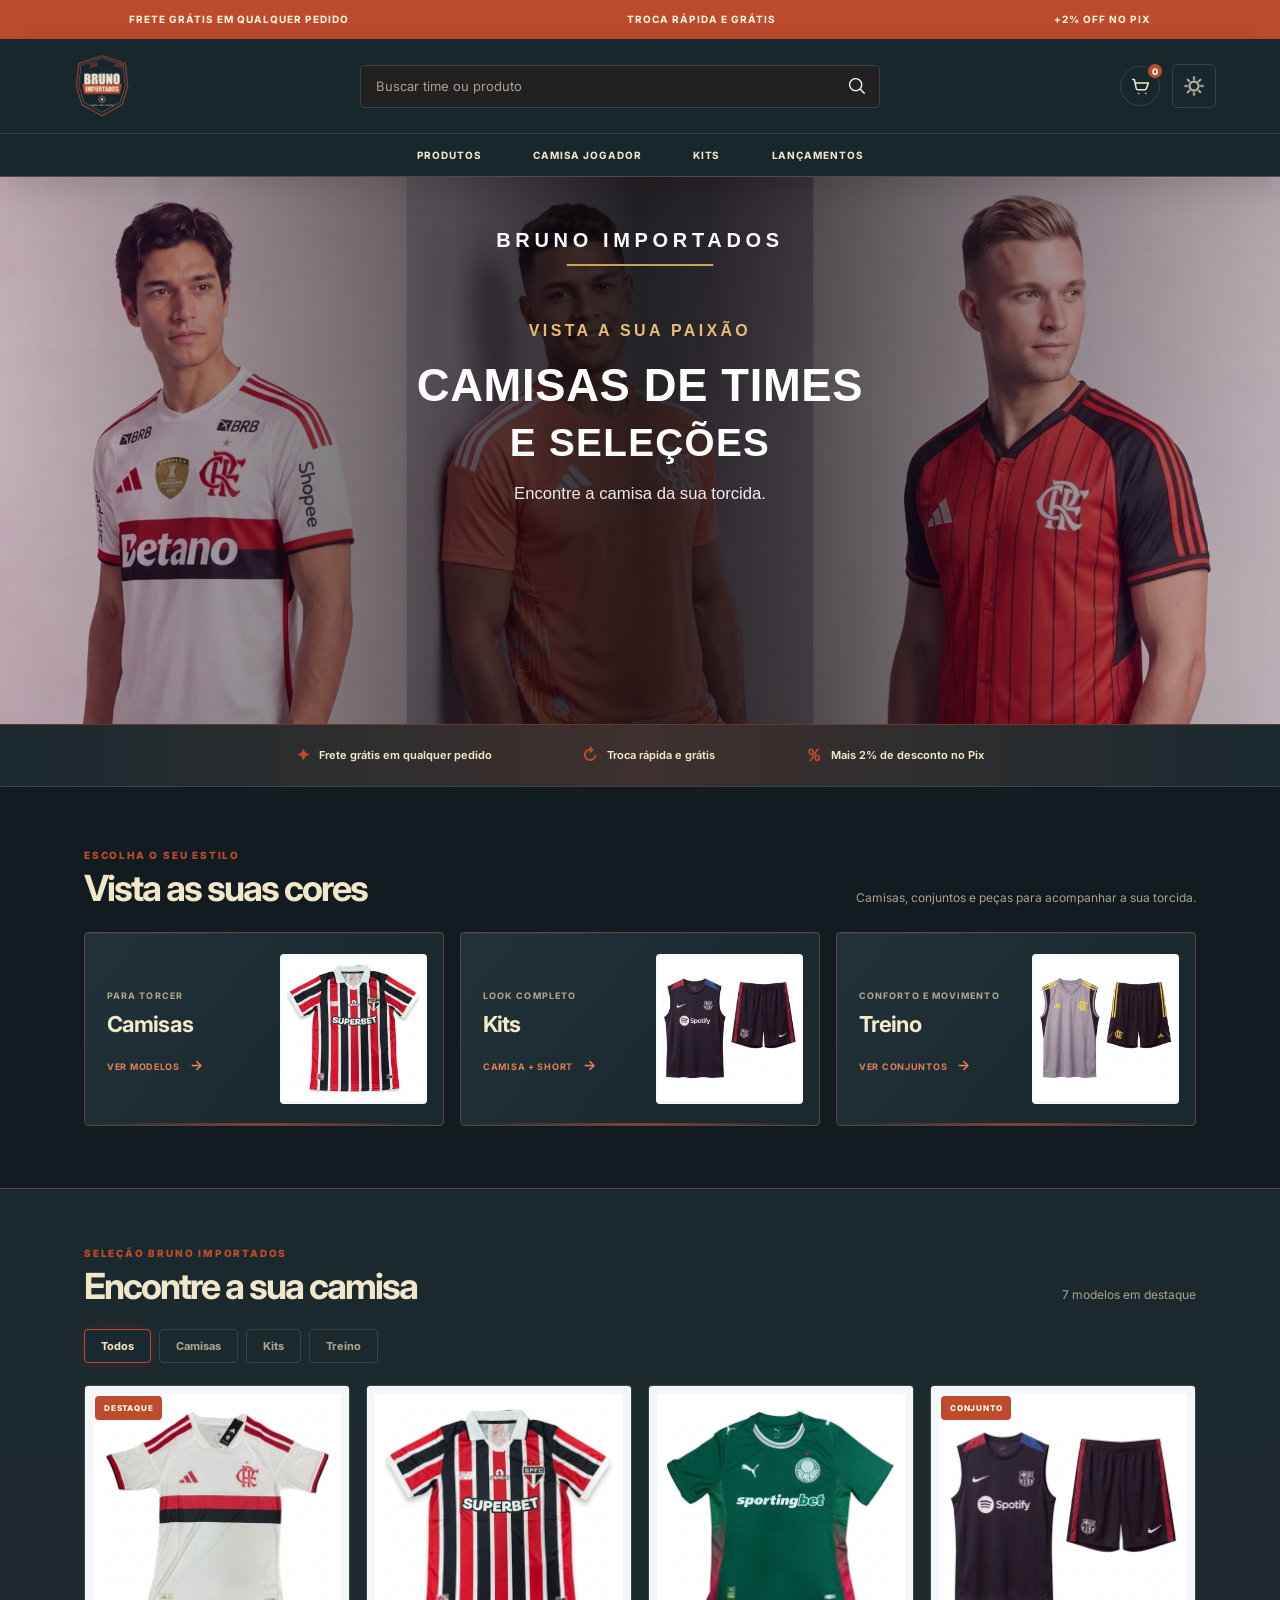
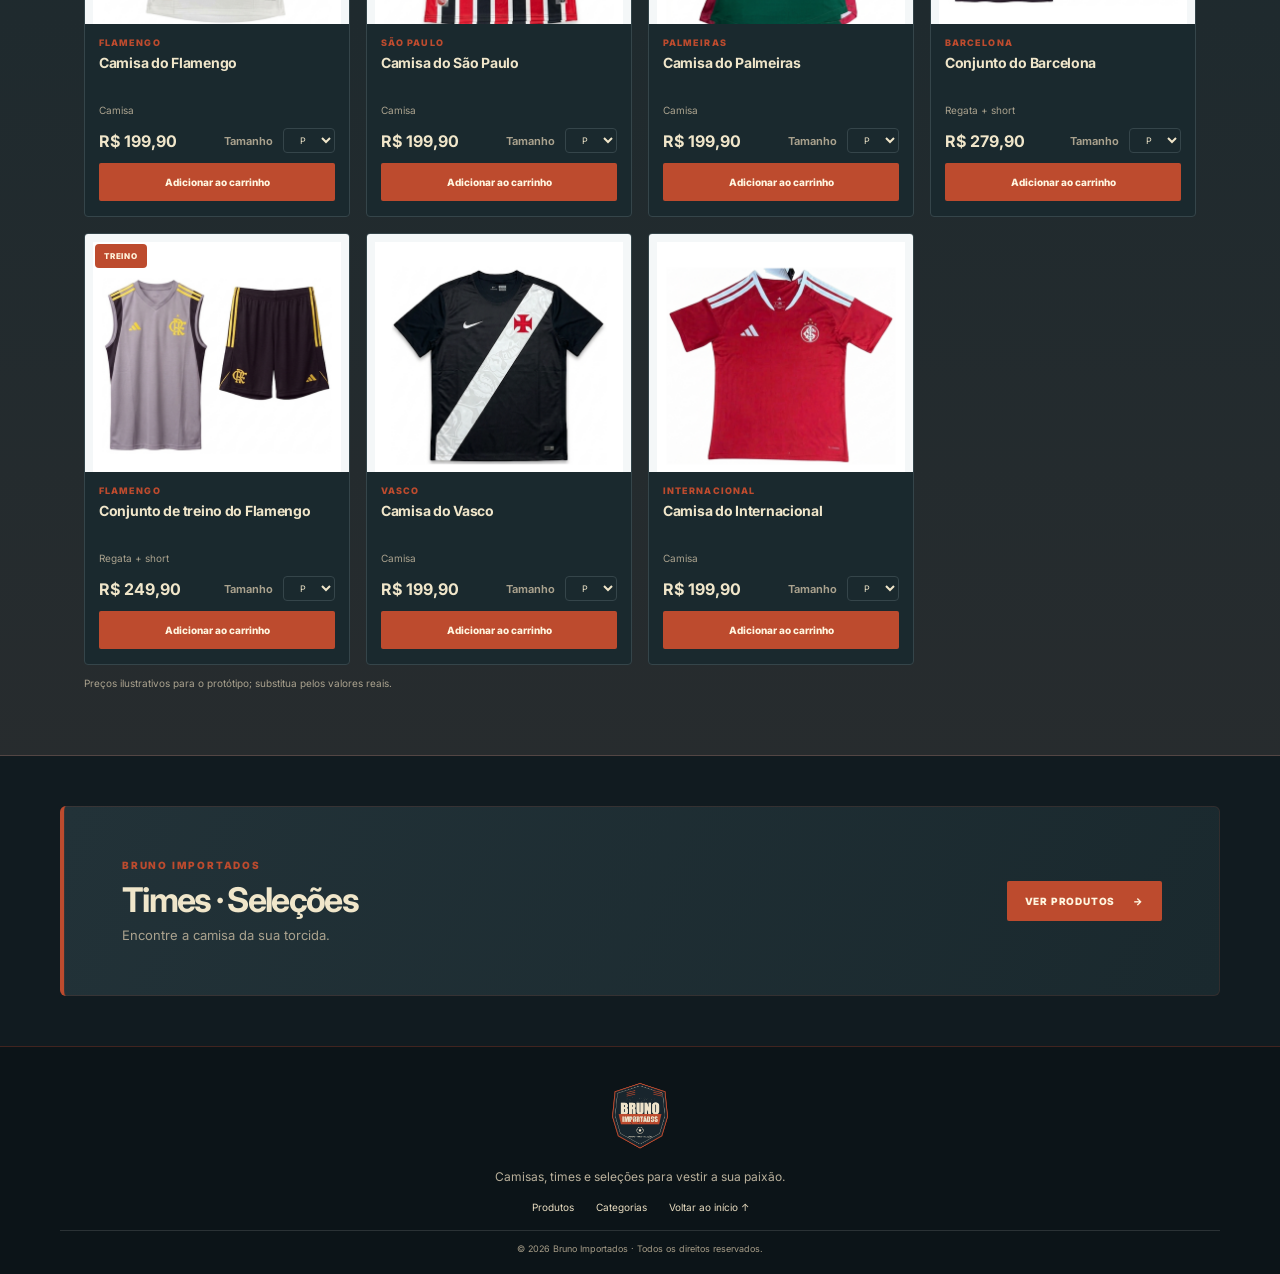
<file: index.html>
<!doctype html>
<html lang="pt-BR" data-theme="dark">
  <head>
    <meta charset="UTF-8" />
    <meta name="viewport" content="width=device-width, initial-scale=1.0" />
    <meta name="theme-color" content="#17262c" />
    <meta
      name="description"
      content="Bruno Importados — camisas, times e seleções."
    />
    <link rel="preconnect" href="https://fonts.googleapis.com" />
    <link rel="preconnect" href="https://fonts.gstatic.com" crossorigin />
    <link
      href="https://fonts.googleapis.com/css2?family=Inter:wght@400;500;600;700;800;900&display=swap"
      rel="stylesheet"
    />
    <link rel="stylesheet" href="css/style.css" />
    <link rel="stylesheet" href="css/theme-responsive.css" />
    <title>Bruno Importados — Camisas, times e seleções</title>
  </head>
  <body data-theme="dark">
    <aside class="promotions">
      <div class="promo-carousel" role="region" aria-label="Ofertas da loja">
        <div class="promo-viewport">
          <div class="promotion-items">
            <ul
              class="promo-group"
              aria-label="Frete grátis em qualquer pedido; troca rápida e grátis; mais 2% de desconto no Pix"
            >
              <li>FRETE GRÁTIS EM QUALQUER PEDIDO</li>
              <li>TROCA RÁPIDA E GRÁTIS</li>
              <li>+2% OFF NO PIX</li>
            </ul>
            <ul class="promo-group" aria-hidden="true">
              <li>FRETE GRÁTIS EM QUALQUER PEDIDO</li>
              <li>TROCA RÁPIDA E GRÁTIS</li>
              <li>+2% OFF NO PIX</li>
            </ul>
          </div>
        </div>
      </div>
    </aside>

    <header class="site-header">
      <div class="header-main">
        <a class="brand" href="#inicio" aria-label="Bruno Importados, início">
          <img
            src="assets/branding/logoDark.png"
            alt="Bruno Importados — Camisas, times e seleções"
            id="store-logo"
          />
        </a>
        <form class="search-box" role="search" id="search-form">
          <label class="sr-only" for="search">Buscar camisas e conjuntos</label>
          <input
            type="search"
            placeholder="Buscar time ou produto"
            id="search"
            autocomplete="off"
          />
          <button type="submit" aria-label="Buscar">
            <img src="assets/icons/lupe.png" alt="" aria-hidden="true" />
          </button>
        </form>
        <div class="header-actions">
          <a
            class="cart-icon"
            href="checkout.html"
            aria-label="Carrinho, 0 itens"
            ><svg viewBox="0 0 24 24" aria-hidden="true" focusable="false">
              <path
                d="M3 4h2l2.1 10.1a2 2 0 0 0 2 1.6h7.8a2 2 0 0 0 1.9-1.4L21 8H6M10 20h.01M18 20h.01"
                fill="none"
                stroke="currentColor"
                stroke-width="1.8"
                stroke-linecap="round"
                stroke-linejoin="round"
              /></svg
            ><span class="cart-count" data-cart-count>0</span></a
          >
          <button
            class="theme-toggle"
            id="theme-toggle"
            type="button"
            aria-label="Alternar para o tema claro"
          >
            <span class="theme-symbol" aria-hidden="true"></span
            ><span class="theme-label">Tema claro</span>
          </button>
        </div>
      </div>
      <nav class="nav-bar" aria-label="Navegação principal">
        <a href="#colecao">PRODUTOS</a>
        <a href="#colecao" data-filter-link="shirt">CAMISA JOGADOR</a>
        <a href="#colecao" data-filter-link="kit">KITS</a>
        <a href="#colecao" data-filter-link="all">LANÇAMENTOS</a>
      </nav>
    </header>

    <main id="inicio">
      <a
        href="#colecao"
        class="hero-banner"
        aria-label="Explore camisas de times e seleções"
      >
        <img
          src="assets/banners/banner-bruno-importados.svg"
          alt="Bruno Importados — camisas de times e seleções"
        />
      </a>

      <section class="benefits" aria-label="Vantagens da loja">
        <div>
          <span aria-hidden="true">✦</span> Frete grátis em qualquer pedido
        </div>
        <div><span aria-hidden="true">↻</span> Troca rápida e grátis</div>
        <div><span aria-hidden="true">％</span> Mais 2% de desconto no Pix</div>
      </section>

      <section class="section categories-section" id="categorias">
        <div class="section-heading">
          <div>
            <p class="eyebrow">Escolha o seu estilo</p>
            <h1>Vista as suas cores</h1>
          </div>
          <p class="section-note">
            Camisas, conjuntos e peças para acompanhar a sua torcida.
          </p>
        </div>
        <div class="category-grid">
          <a
            class="category-card category-shirts"
            href="#colecao"
            data-filter-link="shirt"
          >
            <div>
              <span>PARA TORCER</span>
              <h2>Camisas</h2>
              <b>VER MODELOS <i aria-hidden="true">→</i></b>
            </div>
            <img src="assets/camisas/sao-paulo.png" alt="" />
          </a>
          <a
            class="category-card category-kits"
            href="#colecao"
            data-filter-link="kit"
          >
            <div>
              <span>LOOK COMPLETO</span>
              <h2>Kits</h2>
              <b>CAMISA + SHORT <i aria-hidden="true">→</i></b>
            </div>
            <img src="assets/camisas/barcelona-kit.png" alt="" />
          </a>
          <a
            class="category-card category-training"
            href="#colecao"
            data-filter-link="training"
          >
            <div>
              <span>CONFORTO E MOVIMENTO</span>
              <h2>Treino</h2>
              <b>VER CONJUNTOS <i aria-hidden="true">→</i></b>
            </div>
            <img src="assets/camisas/flamengo-treino.png" alt="" />
          </a>
        </div>
      </section>

      <section class="collection" id="colecao">
        <div class="section collection-inner">
          <div class="section-heading">
            <div>
              <p class="eyebrow">Seleção Bruno Importados</p>
              <h2>Encontre a sua camisa</h2>
            </div>
            <p class="section-note" id="result-count" aria-live="polite">
              Carregando produtos…
            </p>
          </div>
          <div class="filters" role="group" aria-label="Filtrar produtos">
            <button class="filter active" type="button" data-filter="all">
              Todos
            </button>
            <button class="filter" type="button" data-filter="shirt">
              Camisas
            </button>
            <button class="filter" type="button" data-filter="kit">Kits</button>
            <button class="filter" type="button" data-filter="training">
              Treino
            </button>
          </div>
          <div class="product-grid" id="product-grid" aria-live="polite"></div>
          <p class="price-notice">
            Preços ilustrativos para o protótipo; substitua pelos valores reais.
          </p>
          <p class="empty-state" id="empty-state" hidden>
            Nenhum produto encontrado. Tente outra busca.
          </p>
        </div>
      </section>

      <section class="closing-banner">
        <div>
          <p class="eyebrow">Bruno Importados</p>
          <h2>Times · Seleções</h2>
          <p>Encontre a camisa da sua torcida.</p>
        </div>
        <a href="#colecao" class="button-primary"
          >VER PRODUTOS <span aria-hidden="true">→</span></a
        >
      </section>
    </main>

    <footer class="site-footer" id="contato">
      <a href="#inicio" class="footer-brand"
        ><img
          src="assets/branding/logoDark.png"
          alt="Bruno Importados"
          id="footer-logo"
      /></a>
      <p>Camisas, times e seleções para vestir a sua paixão.</p>
      <nav aria-label="Links do rodapé">
        <a href="#colecao">Produtos</a><a href="#categorias">Categorias</a
        ><a href="#inicio">Voltar ao início ↑</a>
      </nav>
      <small>© 2026 Bruno Importados · Todos os direitos reservados.</small>
    </footer>

    <div
      class="cart-toast"
      id="cart-toast"
      role="status"
      aria-live="polite"
      aria-atomic="true"
    ></div>
    <script src="js/data/products.js"></script>
    <script src="js/shared/format.js"></script>
    <script src="js/features/cart.js"></script>
    <script src="js/shared/theme.js"></script>
    <script src="js/pages/home.js"></script>
  </body>
</html>
</file>
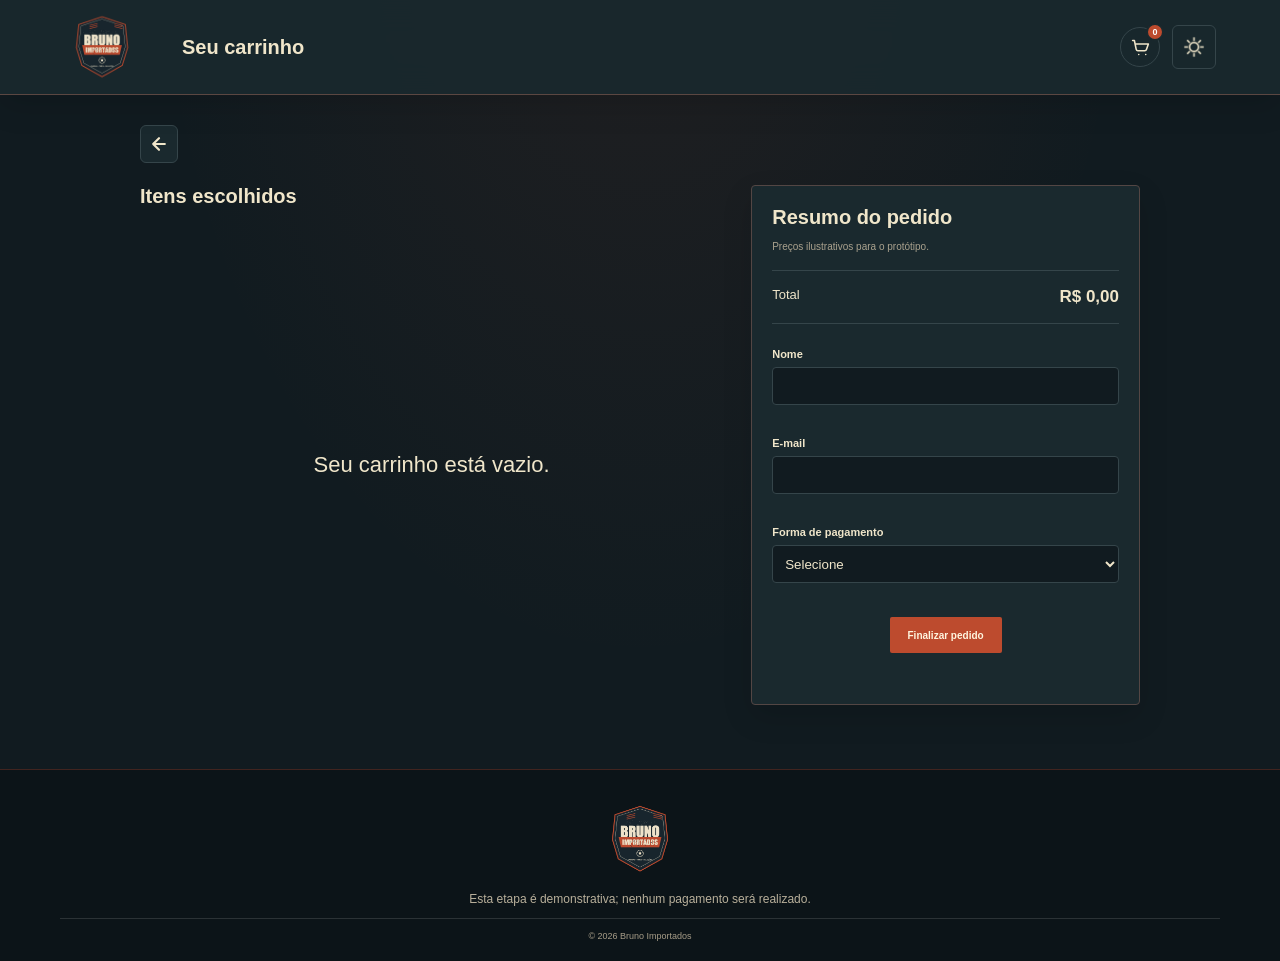
<file: checkout.html>
<!doctype html>
<html lang="pt-BR" data-theme="dark">
  <head>
    <meta charset="UTF-8" />
    <meta name="viewport" content="width=device-width, initial-scale=1.0" />
    <meta name="description" content="Revise seu carrinho Bruno Importados." />
    <link rel="stylesheet" href="css/style.css" />
    <link rel="stylesheet" href="css/theme-responsive.css" />
    <title>Carrinho — Bruno Importados</title>
  </head>
  <body data-theme="dark">
    <header class="site-header">
      <div class="header-main checkout-header">
        <a class="brand" href="index.html" aria-label="Voltar à loja">
          <img
            id="store-logo"
            src="assets/branding/logoDark.png"
            alt="Bruno Importados"
          />
        </a>

        <h1 id="checkout-page-title">Seu carrinho</h1>

        <div class="header-actions">
          <a
            class="cart-icon"
            href="checkout.html"
            aria-label="Carrinho, 0 itens"
          >
            <svg viewBox="0 0 24 24" aria-hidden="true" focusable="false">
              <path
                d="M3 4h2l2.1 10.1a2 2 0 0 0 2 1.6h7.8a2 2 0 0 0 1.9-1.4L21 8H6M10 20h.01M18 20h.01"
                fill="none"
                stroke="currentColor"
                stroke-width="1.8"
                stroke-linecap="round"
                stroke-linejoin="round"
              />
            </svg>
            <span class="cart-count" data-cart-count>0</span>
          </a>

          <button
            class="theme-toggle"
            id="theme-toggle"
            type="button"
            aria-label="Alternar para o tema claro"
          >
            <span class="theme-symbol" aria-hidden="true"></span>
            <span class="theme-label">Tema claro</span>
          </button>
        </div>
      </div>
    </header>

    <main class="checkout-main">
      <a
        class="back-link"
        href="index.html#colecao"
        aria-label="Voltar à loja"
        title="Voltar à loja"
      >
        <svg viewBox="0 0 24 24" aria-hidden="true" focusable="false">
          <path
            d="M19 12H5m0 0 7-7m-7 7 7 7"
            fill="none"
            stroke="currentColor"
            stroke-width="2.6"
            stroke-linecap="round"
            stroke-linejoin="round"
          />
        </svg>
      </a>

      <section class="checkout-layout" id="checkout-layout">
        <section aria-labelledby="cart-items-title">
          <h2 id="cart-items-title">Itens escolhidos</h2>
          <div id="cart-items" class="cart-items" aria-live="polite"></div>
          <p id="cart-empty" class="empty-state" hidden>
            Seu carrinho está vazio.
          </p>
        </section>

        <section class="order-panel" aria-labelledby="order-summary-title">
          <h2 id="order-summary-title">Resumo do pedido</h2>
          <p class="price-notice">Preços ilustrativos para o protótipo.</p>

          <p class="order-total">
            Total <strong id="cart-total">R$ 0,00</strong>
          </p>

          <form id="checkout-form" novalidate>
            <label for="customer-name">Nome</label>
            <input
              id="customer-name"
              name="name"
              autocomplete="name"
              aria-describedby="name-error"
              required
            />
            <small
              class="field-error"
              id="name-error"
              data-error="name"
            ></small>

            <label for="customer-email">E-mail</label>
            <input
              id="customer-email"
              name="email"
              type="email"
              autocomplete="email"
              aria-describedby="email-error"
              required
            />
            <small
              class="field-error"
              id="email-error"
              data-error="email"
            ></small>

            <label for="payment-method">Forma de pagamento</label>
            <select
              id="payment-method"
              name="payment"
              aria-describedby="payment-error"
              required
            >
              <option value="">Selecione</option>
              <option value="pix">Pix</option>
              <option value="card">Cartão de crédito</option>
            </select>
            <small
              class="field-error"
              id="payment-error"
              data-error="payment"
            ></small>

            <div class="installment-field" id="installment-field" hidden>
              <label for="installments">Parcelas</label>
              <select
                id="installments"
                name="installments"
                aria-describedby="installments-error"
                disabled
              ></select>
              <small class="payment-note">
                Parcelamento demonstrativo em até 12x sem juros.
              </small>
              <small
                class="field-error"
                id="installments-error"
                data-error="installments"
              ></small>
            </div>

            <button class="product-add checkout-submit" type="submit">
              Finalizar pedido
            </button>
            <p
              id="checkout-message"
              class="checkout-message"
              role="status"
              aria-live="polite"
            ></p>
          </form>
        </section>
      </section>

      <dialog
        class="order-confirmation"
        id="order-confirmation"
        aria-labelledby="confirmation-title"
        aria-describedby="confirmation-details"
      >
        <button
          class="confirmation-close"
          type="button"
          aria-label="Fechar confirmação"
          data-close-confirmation
        >
          ×
        </button>
        <span class="confirmation-mark" aria-hidden="true">✓</span>
        <p class="eyebrow">Bruno Importados</p>
        <h2 id="confirmation-title">Pedido registrado!</h2>
        <p id="confirmation-details">
          Este é um pedido de demonstração. Nenhum pagamento foi processado.
        </p>
        <a class="button-primary" href="index.html#colecao">
          VOLTAR À LOJA <span aria-hidden="true">→</span>
        </a>
      </dialog>
    </main>

    <footer class="site-footer">
      <a href="index.html" class="footer-brand">
        <img
          src="assets/branding/logoDark.png"
          alt="Bruno Importados"
          id="footer-logo"
        />
      </a>
      <p>Esta etapa é demonstrativa; nenhum pagamento será realizado.</p>
      <small>© 2026 Bruno Importados</small>
    </footer>

    <script src="js/data/products.js"></script>
    <script src="js/shared/format.js"></script>
    <script src="js/features/cart.js"></script>
    <script src="js/shared/theme.js"></script>
    <script src="js/pages/checkout.js"></script>
  </body>
</html>
</file>
<file: css/style.css>
* {
  box-sizing: border-box;
}

html {
  scroll-behavior: smooth;
}

body {
  margin: 0;
  background: var(--background);
  color: var(--text-color);
  font-family: "Inter", Arial, sans-serif;
  transition: background .2s, color .2s;
}

button,
input {
  font: inherit;
}

a {
  color: inherit;
  text-decoration: none;
}

.promotions {
  background: var(--accent-color);
  color: #fff3dc;
}

.promotion-items {
  min-height: 34px;
  max-width: 1200px;
  margin: auto;
  padding: 8px 20px;
  display: flex;
  justify-content: space-around;
  align-items: center;
  gap: 16px;
  font-size: 10px;
  font-weight: 700;
  letter-spacing: .09em;
  text-align: center;
}

.site-header {
  background: var(--surface);
  border-bottom: 1px solid var(--border-color);
  position: sticky;
  top: 0;
  z-index: 10;
}

.header-main {
  max-width: 1200px;
  min-height: 88px;
  margin: auto;
  padding: 8px 24px;
  display: grid;
  grid-template-columns: 110px minmax(200px, 1fr) 150px;
  align-items: center;
  gap: 28px;
}

.brand {
  display: inline-flex;
  align-items: center;
  width: max-content;
}

.brand img {
  display: block;
  width: 76px;
  height: 76px;
  object-fit: contain;
}

.search-box {
  position: relative;
  width: 100%;
  max-width: 520px;
  justify-self: center;
}

.search-box input {
  width: 100%;
  height: 43px;
  color: var(--text-color);
  background: var(--background);
  padding: 0 48px 0 15px;
  border: 1px solid var(--border-color);
  border-radius: var(--border-radius);
  outline: none;
  font-size: 13px;
}

.search-box input:focus {
  border-color: var(--accent-hover);
  box-shadow: 0 0 0 2px color-mix(in srgb, var(--accent-color) 22%, transparent);
}

.search-box input::placeholder {
  color: var(--muted-text);
}

.search-box button {
  position: absolute;
  right: 2px;
  top: 2px;
  height: 39px;
  width: 42px;
  border: 0;
  background: transparent;
  color: var(--accent-hover);
  font-size: 27px;
  cursor: pointer;
}

.theme-toggle {
  justify-self: end;
  display: inline-flex;
  align-items: center;
  gap: 8px;
  padding: 10px 12px;
  background: transparent;
  color: var(--text-color);
  border: 1px solid var(--border-color);
  border-radius: var(--border-radius);
  font-size: 11px;
  font-weight: 700;
  cursor: pointer;
}

.theme-toggle:hover {
  border-color: var(--accent-hover);
  color: var(--accent-hover);
}

.theme-symbol {
  display: inline-block;
  flex: 0 0 auto;
  width: 18px;
  height: 18px;
  background-color: var(--text-color);
  mask-position: center;
  mask-repeat: no-repeat;
  mask-size: contain;
}

.nav-bar {
  min-height: 43px;
  display: flex;
  align-items: center;
  justify-content: center;
  gap: clamp(18px, 4vw, 54px);
  border-top: 1px solid var(--border-color);
  padding: 0 18px;
}

.nav-bar a {
  font-size: 10px;
  letter-spacing: .09em;
  font-weight: 750;
  color: var(--text-color);
  padding: 14px 0;
  position: relative;
}

.nav-bar a::after {
  content: "";
  position: absolute;
  left: 0;
  bottom: 8px;
  width: 0;
  height: 2px;
  background: var(--accent-hover);
  transition: width .2s;
}

.nav-bar a:hover::after,
.nav-bar a:focus-visible::after {
  width: 100%;
}

.hero-banner {
  display: block;
  overflow: hidden;
  border-radius: var(--border-radius);
  background: #18282d;
}

.hero-banner img {
  display: block;
  width: 100%;
  height: auto;
}

.benefits {
  min-height: 62px;
  padding: 12px 22px;
  display: flex;
  justify-content: center;
  align-items: center;
  gap: clamp(20px, 7vw, 90px);
  background: var(--surface);
  border-bottom: 1px solid var(--border-color);
  color: var(--text-color);
}

.benefits div {
  display: flex;
  align-items: center;
  gap: 9px;
  font-size: 11px;
  font-weight: 650;
}

.benefits span {
  color: var(--accent-hover);
  font-size: 17px;
}

.section {
  width: min(1160px, 100%);
  margin: auto;
  padding: 62px 24px;
}

.section-heading {
  display: flex;
  justify-content: space-between;
  align-items: end;
  gap: 20px;
  margin-bottom: 24px;
}

.eyebrow {
  margin: 0 0 8px;
  color: var(--accent-hover);
  font-size: 10px;
  letter-spacing: .18em;
  text-transform: uppercase;
  font-weight: 850;
}

h1,
h2,
h3,
p {
  margin-top: 0;
}

.section-heading h1,
.section-heading h2 {
  margin: 0;
  font-size: clamp(26px, 3vw, 36px);
  letter-spacing: -.055em;
  line-height: 1.08;
}

.section-note {
  margin: 0 0 3px;
  color: var(--muted-text);
  font-size: 12px;
}

.category-grid {
  display: grid;
  grid-template-columns: repeat(3, 1fr);
  gap: 16px;
}

.category-card {
  min-height: 180px;
  display: flex;
  align-items: center;
  justify-content: space-between;
  gap: 5px;
  padding: 16px 16px 16px 22px;
  overflow: hidden;
  border-radius: var(--border-radius);
  border: 1px solid #ffffff17;
  background: #263833;
  color: #f4e9cc;
}

.category-shirts {
  background: #392d2a;
}

.category-kits {
  background: #263833;
}

.category-training {
  background: #302d33;
}

.category-card div {
  position: relative;
  z-index: 1;
}

.category-card div>span {
  font-size: 9px;
  letter-spacing: .12em;
  color: #c6bba3;
  font-weight: 750;
}

.category-card h2 {
  margin: 8px 0 17px;
  font-size: 22px;
  letter-spacing: -.04em;
}

.category-card b {
  font-size: 9px;
  letter-spacing: .08em;
  color: #f0a07c;
}

.category-card b i {
  margin-left: 7px;
  font-size: 14px;
  font-style: normal;
}

.category-card img {
  width: 46%;
  max-width: 175px;
  height: 150px;
  object-fit: contain;
  background: #fff;
  border-radius: var(--border-radius);
}

.category-card:hover img {
  transform: scale(1.025);
}

.collection {
  background: var(--surface);
  border-block: 1px solid var(--border-color);
}

.collection-inner {
  padding-top: 58px;
  padding-bottom: 66px;
}

.filters {
  display: flex;
  gap: 8px;
  margin-bottom: 22px;
}

.filter {
  padding: 9px 16px;
  border: 1px solid var(--border-color);
  border-radius: var(--border-radius);
  background: transparent;
  color: var(--muted-text);
  font-size: 11px;
  font-weight: 750;
  cursor: pointer;
}

.filter.active,
.filter:hover {
  background: var(--deep-green);
  color: var(--cream-color);
  border-color: var(--deep-green);
}

.product-grid {
  display: grid;
  grid-template-columns: repeat(4, minmax(0, 1fr));
  gap: 16px;
}

.product-card {
  overflow: hidden;
  border-radius: var(--border-radius);
  background: var(--background);
  border: 1px solid var(--border-color);
  transition: transform .2s, box-shadow .2s;
}

.product-card:hover {
  transform: translateY(-3px);
  box-shadow: 0 12px 24px #0002;
}

.product-card[hidden] {
  display: none;
}

.product-image {
  position: relative;
  height: 238px;
  display: grid;
  place-items: center;
  overflow: hidden;
  background: #fff;
}

.product-image img {
  width: 100%;
  height: 100%;
  padding: 8px;
  object-fit: contain;
  transition: transform .2s;
}

.product-card:hover .product-image img {
  transform: scale(1.025);
}

.product-badge {
  position: absolute;
  z-index: 1;
  left: 10px;
  top: 10px;
  border-radius: var(--border-radius);
  padding: 6px 8px;
  background: var(--accent-color);
  color: #fff4dc;
  font-size: 8px;
  font-weight: 850;
  letter-spacing: .1em;
  text-transform: uppercase;
}

.product-info {
  padding: 13px 14px 15px;
}

.product-info p {
  margin: 0 0 6px;
  color: var(--accent-hover);
  font-size: 9px;
  letter-spacing: .12em;
  font-weight: 850;
}

.product-info h3 {
  min-height: 36px;
  margin: 0 0 8px;
  color: var(--text-color);
  font-size: 14px;
  letter-spacing: -.02em;
}

.product-type {
  display: inline-block;
  color: var(--muted-text);
  font-size: 10px;
}

.empty-state {
  margin: 22px 0 0;
  color: var(--muted-text);
  font-size: 13px;
}

.closing-banner {
  min-height: 190px;
  margin: 50px auto;
  width: min(1160px, calc(100% - 48px));
  padding: 28px clamp(24px, 5vw, 58px);
  display: flex;
  align-items: center;
  justify-content: space-between;
  gap: 24px;
  background: var(--surface-2);
  border-left: 4px solid var(--accent-color);
  border-radius: var(--border-radius);
}

.closing-banner h2 {
  margin: 0 0 7px;
  font-size: clamp(24px, 3vw, 34px);
  letter-spacing: -.05em;
}

.closing-banner p:not(.eyebrow) {
  margin: 0;
  color: var(--muted-text);
  font-size: 13px;
}

.button-primary {
  display: inline-flex;
  gap: 18px;
  align-items: center;
  padding: 14px 18px;
  border-radius: var(--border-radius);
  background: var(--accent-color);
  color: #fff5df;
  font-size: 10px;
  letter-spacing: .08em;
  font-weight: 850;
  white-space: nowrap;
}

.button-primary:hover {
  background: var(--accent-hover);
}

.site-footer {
  display: flex;
  flex-direction: column;
  align-items: center;
  gap: 12px;
  padding: 28px 20px 20px;
  background: #0c1418;
  color: #f1e6cb;
  text-align: center;
}

.footer-brand img {
  display: block;
  width: 82px;
  height: 82px;
  object-fit: contain;
}

.site-footer p {
  margin: 0;
  color: #b9b09b;
  font-size: 12px;
}

.site-footer nav {
  display: flex;
  gap: 22px;
  margin: 5px 0;
}

.site-footer nav a {
  color: #e9ddc1;
  font-size: 10px;
}

.site-footer nav a:hover {
  color: #e58b66;
}

.site-footer small {
  padding-top: 12px;
  width: min(100%, 1160px);
  border-top: 1px solid #ffffff20;
  color: #a79d88;
  font-size: 9px;
}

.sr-only {
  position: absolute;
  width: 1px;
  height: 1px;
  padding: 0;
  margin: -1px;
  overflow: hidden;
  clip: rect(0, 0, 0, 0);
  white-space: nowrap;
  border: 0;
}

:focus-visible {
  outline: 2px solid var(--accent-hover);
  outline-offset: 3px;
}

/* Faixa promocional em movimento contínuo, sem setas ou pausas ao passar o mouse. */
.promotions {
  min-height: 38px;
  overflow: hidden;
}

.promo-carousel {
  width: 100%;
  min-height: 38px;
  margin: auto;
  display: flex;
  align-items: center;
}

.promo-viewport {
  width: 100%;
  overflow: hidden;
}

.promotion-items {
  width: max-content;
  max-width: none;
  min-height: 38px;
  margin: 0;
  padding: 0;
  display: flex;
  justify-content: flex-start;
  align-items: center;
  gap: 0;
  animation: promo-marquee 20s linear infinite;
  will-change: transform;
}

.promo-group {
  flex: 0 0 auto;
  width: max-content;
  min-width: 100vw;
  min-height: 38px;
  margin: 0;
  padding: 0 28px;
  display: flex;
  justify-content: space-around;
  align-items: center;
  gap: clamp(34px, 6vw, 92px);
  list-style: none;
}

.promo-group li {
  flex: 0 0 auto;
  color: #fff3dc;
  text-align: center;
  white-space: nowrap;
  font-size: 10px;
  font-weight: 750;
  letter-spacing: .1em;
}

@keyframes promo-marquee {
  to {
    transform: translateX(-50%);
  }
}

.sun {
  color: white;
}

.search-box button {
  display: grid;
  place-items: center
}

.search-box button img {
  width: 20px;
  height: 20px;
  object-fit: contain
}

.cart-link span {
  display: inline-grid;
  place-items: center;
  min-width: 18px;
  height: 18px;
  margin-left: 4px;
  padding: 0 4px;
  border-radius: 50%;
  background: var(--accent-color);
  color: #fff;
  font-size: 9px
}

.product-price {
  display: block;
  margin: 0;
  color: var(--text-color);
  font-size: 16px;
  white-space: nowrap
}

.product-purchase-row {
  display: flex;
  align-items: center;
  justify-content: space-between;
  gap: 8px;
  margin: 10px 0
}

.product-size {
  width: 48px;
  min-width: 48px;
  max-width: 48px;
  height: 25px;
  margin: 0;
  border: 1px solid var(--border-color);
  border-radius: var(--border-radius);
  background: var(--surface);
  color: var(--text-color);
  padding: 0 6px;
  font: inherit;
  text-align: center;
  text-align-last: center;
  font-size: 9px
}

.size-picker {
  display: flex;
  align-items: center;
  gap: 10px;
  margin: 0
}

.size-label {
  color: var(--muted-text);
  font-size: 11px;
  font-weight: 650
}

.product-add {
  width: 100%;
  min-height: 38px;
  padding: 9px 12px;
  border: 0;
  border-radius: var(--border-radius);
  background: var(--accent-color);
  color: #fff5df;
  font: inherit;
  font-size: 10px;
  font-weight: 800;
  cursor: pointer
}

.product-add:hover {
  background: var(--accent-hover)
}

.cart-toast {
  position: fixed;
  z-index: 1500;
  right: 22px;
  bottom: 22px;
  width: max-content;
  max-width: min(420px, calc(100vw - 32px));
  padding: 14px 18px;
  border: 1px solid var(--accent-color);
  border-left-width: 4px;
  border-radius: var(--border-radius);
  background: var(--surface);
  color: var(--text-color);
  box-shadow: 0 12px 34px #0006;
  font-size: 14px;
  font-weight: 700;
  line-height: 1.45;
  opacity: 0;
  pointer-events: none;
  transform: translateY(12px);
  transition: opacity .2s ease, transform .2s ease;
}

.cart-toast.is-visible {
  opacity: 1;
  transform: translateY(0)
}

.price-notice {
  margin: 12px 0 0;
  color: var(--muted-text);
  font-size: 10px
}

.checkout-header {
  grid-template-columns: 90px 1fr 150px
}

.checkout-header h1 {
  margin: 0;
  font-size: 20px
}

.checkout-main {
  width: min(1000px, calc(100% - 36px));
  margin: auto;
  padding: 30px 0 64px;
  min-height: 55vh
}

.back-link {
  display: inline-grid;
  width: 38px;
  height: 38px;
  place-items: center;
  margin-bottom: 22px;
  color: var(--text-color);
  background: var(--surface);
  border: 1px solid var(--border-color);
  border-radius: var(--border-radius);
  font-size: 20px;
  line-height: 1;
  text-decoration: none;
  transition: color .2s ease, background-color .2s ease, border-color .2s ease;
}

.back-link:hover,
.back-link:focus-visible {
  color: #fff;
  background: var(--accent-color);
  border-color: var(--accent-color);
}

.back-link svg {
  display: block;
  width: 20px;
  height: 20px;
}

.checkout-layout {
  display: grid;
  grid-template-columns: minmax(0, 1.5fr) minmax(270px, 1fr);
  gap: 28px
}

.checkout-layout h2 {
  font-size: 20px
}

.checkout-layout>section:first-child {
  display: flex;
  min-height: 340px;
  flex-direction: column;
}

.cart-items {
  display: grid;
  gap: 12px
}

.checkout-layout>section:first-child .empty-state:not([hidden]) {
  display: grid;
  flex: 1;
  margin: 12px 0;
  place-items: center;
  color: var(--text-color);
  font-size: clamp(18px, 2vw, 22px);
  text-align: center;
}

.cart-row {
  display: grid;
  grid-template-columns: 86px minmax(0, 1fr) auto;
  align-items: center;
  gap: 14px;
  padding: 12px;
  border: 1px solid var(--border-color);
  border-radius: var(--border-radius);
  background: var(--surface)
}

.cart-row>img {
  width: 86px;
  height: 100px;
  object-fit: contain;
  background: #fff;
  border-radius: 3px
}

.cart-description p {
  margin: 0 0 5px;
  color: var(--accent-hover);
  font-size: 9px;
  font-weight: 800;
  text-transform: uppercase
}

.cart-description h3 {
  margin: 0 0 5px;
  font-size: 13px
}

.cart-description span,
.quantity-control>span {
  display: block;
  color: var(--muted-text);
  font-size: 10px;
}

.quantity-control {
  margin-top: 8px;
}

.quantity-buttons {
  display: inline-flex;
  align-items: center;
  border: 1px solid var(--border-color);
  border-radius: 4px;
  overflow: hidden;
  background: var(--background);
}

.quantity-actions {
  display: flex;
  align-items: center;
  gap: 8px;
  margin-top: 5px;
}

.quantity-button {
  width: 32px;
  height: 30px;
  border: 0;
  background: transparent;
  color: var(--text-color);
  font: inherit;
  font-size: 19px;
  line-height: 1;
  cursor: pointer;
}

.quantity-button:hover {
  background: var(--surface-2);
  color: var(--accent-hover);
}

.quantity-value {
  min-width: 34px;
  text-align: center;
  color: var(--text-color);
  font-size: 12px;
}

.cart-remove {
  padding: 7px 11px;
  border: 1px solid color-mix(in srgb, var(--accent-color) 55%, var(--border-color));
  border-radius: var(--border-radius);
  background: color-mix(in srgb, var(--accent-color) 12%, var(--surface));
  color: var(--accent-hover);
  font: inherit;
  font-size: 11px;
  font-weight: 700;
  cursor: pointer;
  transition: background .2s ease, border-color .2s ease, color .2s ease
}

.cart-remove:hover {
  border-color: var(--accent-color);
  background: var(--accent-color);
  color: #fff
}

.order-panel {
  align-self: start;
  padding: 20px;
  border: 1px solid var(--border-color);
  border-radius: var(--border-radius);
  background: var(--surface)
}

.order-panel h2 {
  margin: 0
}

.order-total {
  display: flex;
  justify-content: space-between;
  margin: 18px 0;
  padding: 16px 0;
  border-block: 1px solid var(--border-color);
  font-size: 13px
}

.order-total strong {
  font-size: 17px
}

.order-panel form {
  display: grid;
  gap: 7px
}

.order-panel form label {
  margin-top: 6px;
  font-size: 11px;
  font-weight: 650
}

.order-panel form input,
.order-panel form select {
  width: 100%;
  min-height: 38px;
  padding: 8px;
  border: 1px solid var(--border-color);
  border-radius: var(--border-radius);
  background: var(--background);
  color: var(--text-color)
}

.installment-field {
  display: grid;
  gap: 7px
}

.installment-field[hidden] {
  display: none
}

.payment-note {
  color: var(--muted-text);
  font-size: 10px
}

.field-error {
  min-height: 12px;
  color: #e0805d;
  font-size: 10px
}

.checkout-submit {
  width: fit-content;
  min-height: 36px;
  justify-self: center;
  margin-top: 8px;
  padding: 8px 18px
}

.checkout-message {
  min-height: 16px;
  margin: 4px 0;
  color: var(--accent-hover);
  font-size: 11px
}

.checkout-message.is-error {
  color: #d46149
}

.header-actions {
  display: flex;
  justify-self: end;
  align-items: center;
  gap: 12px
}

.cart-icon {
  position: relative;
  width: 40px;
  height: 40px;
  display: grid;
  place-items: center;
  color: var(--text-color);
  border: 1px solid var(--border-color);
  border-radius: 50%;
  transition: color .2s, border-color .2s
}

.cart-icon:hover {
  color: var(--accent-hover);
  border-color: var(--accent-hover)
}

.cart-icon svg {
  width: 21px;
  height: 21px
}

.cart-count {
  position: absolute;
  top: -5px;
  right: -5px;
  min-width: 18px;
  height: 18px;
  padding: 0 4px;
  display: grid;
  place-items: center;
  border: 2px solid var(--surface);
  border-radius: 999px;
  background: var(--accent-color);
  color: #fff;
  font-size: 9px;
  font-weight: 800;
  line-height: 1
}

.header-main {
  grid-template-columns: 110px minmax(200px, 1fr) 150px
}

.checkout-header {
  grid-template-columns: 90px 1fr auto
}

.checkout-header .header-actions {
  grid-column: 3
}

/* Botão de tema somente com ícone, mantendo o rótulo acessível. */
.theme-toggle {
  width: 44px;
  height: 44px;
  justify-content: center;
  padding: 0
}

.theme-toggle .theme-label {
  display: none
}

.theme-symbol {
  width: 24px;
  height: 24px
}

dialog.order-confirmation {
  width: min(560px, calc(100% - 32px));
  max-width: none;
  max-height: min(85vh, 620px);
  margin: auto;
  padding: clamp(28px, 4vw, 42px) clamp(20px, 4vw, 36px);
  position: relative;
  overflow: auto;
  text-align: center;
  border: 1px solid var(--border-color);
  border-radius: var(--border-radius);
  color: var(--text-color);
  background: var(--surface);
  box-shadow: 0 24px 80px #0008;
}

.order-confirmation::backdrop {
  background: rgb(5 10 14 / 72%);
  backdrop-filter: blur(3px);
}

.confirmation-close {
  position: absolute;
  top: 12px;
  right: 12px;
  width: 34px;
  height: 34px;
  display: grid;
  place-items: center;
  border: 1px solid var(--border-color);
  border-radius: 50%;
  background: transparent;
  color: var(--text-color);
  font: inherit;
  font-size: 23px;
  line-height: 1;
  cursor: pointer;
}

.confirmation-close:hover {
  color: var(--accent-hover);
  border-color: var(--accent-hover);
}

.confirmation-mark {
  width: 50px;
  height: 50px;
  margin: 0 auto 16px;
  display: grid;
  place-items: center;
  border-radius: 50%;
  background: var(--accent-color);
  color: #fff;
  font-size: 26px;
  font-weight: 800;
}

.order-confirmation h2 {
  margin: 0 0 10px;
  font-size: clamp(24px, 4vw, 34px);
}

.order-confirmation p:not(.eyebrow) {
  max-width: 470px;
  margin: 0 auto 22px;
  color: var(--muted-text);
  line-height: 1.6;
  font-size: 14px;
}

.order-confirmation .button-primary {
  justify-content: center;
}

/* Efeitos visuais da interface. A paleta fica centralizada no início deste arquivo. */

body {
  background-image: radial-gradient(ellipse at 50% -18%, color-mix(in srgb, var(--accent-color) 10%, transparent), transparent 55%);
  background-attachment: fixed;
}

.promotions {
  border-bottom: 1px solid color-mix(in srgb, var(--accent-color) 45%, transparent);
  box-shadow: 0 3px 22px color-mix(in srgb, var(--accent-color) 10%, transparent);
}

.site-header {
  background: color-mix(in srgb, var(--surface) 92%, transparent);
  border-bottom-color: color-mix(in srgb, var(--accent-color) 28%, var(--border-color));
  box-shadow: 0 10px 30px #0002;
  backdrop-filter: blur(16px);
}

.header-main {
  min-height: 94px;
}

.search-box input {
  border-radius: 4px;
  background: color-mix(in srgb, var(--background) 90%, var(--accent-color));
  border-color: var(--border-color);
}

.search-box input:focus {
  border-color: var(--accent-color);
  box-shadow: 0 0 0 1px var(--accent-color), 0 0 20px color-mix(in srgb, var(--accent-color) 22%, transparent);
}

.theme-toggle,
.cart-icon {
  border-color: var(--border-color);
  transition: border-color .2s, color .2s, box-shadow .2s, transform .2s;
}

.theme-toggle:hover,
.cart-icon:hover {
  border-color: var(--accent-color);
  color: var(--accent-color);
  box-shadow: 0 0 16px color-mix(in srgb, var(--accent-color) 20%, transparent);
}

.nav-bar {
  border-top-color: color-mix(in srgb, var(--border-color) 70%, transparent);
}

.nav-bar a::after {
  height: 2px;
  box-shadow: 0 0 10px var(--accent-color);
}

.hero-banner {
  border-radius: 0;
  border-bottom: 1px solid color-mix(in srgb, var(--accent-color) 48%, transparent);
  box-shadow: 0 18px 48px #0004;
}

.benefits {
  background: linear-gradient(90deg, var(--surface), color-mix(in srgb, var(--surface) 78%, var(--accent-color)), var(--surface));
  border-bottom-color: var(--border-color);
}

.benefits span,
.eyebrow,
.product-info>p {
  color: var(--accent-color);
}

.category-card {
  position: relative;
  min-height: 194px;
  border: 1px solid color-mix(in srgb, var(--accent-color) 25%, var(--border-color));
  border-radius: 4px;
  background: linear-gradient(130deg, var(--surface-2), var(--surface) 72%);
  box-shadow: inset 0 1px 0 #ffffff0c;
  transition: border-color .2s, transform .2s, box-shadow .2s;
}

.category-card::after {
  content: "";
  position: absolute;
  inset: auto 0 0;
  height: 2px;
  background: linear-gradient(90deg, transparent, var(--accent-color), transparent);
  opacity: .7;
}

.category-card:hover {
  transform: translateY(-4px);
  border-color: var(--accent-color);
  box-shadow: 0 12px 32px color-mix(in srgb, var(--accent-color) 11%, transparent);
}

.category-shirts,
.category-kits,
.category-training {
  background: linear-gradient(130deg, var(--surface-2), var(--surface) 72%);
}

.category-card div>span {
  color: var(--muted-text);
}

.category-card b {
  color: var(--accent-hover);
}

.category-card img {
  background: #f4f7f8;
  border: 1px solid #ffffff24;
  border-radius: 4px;
}

.collection {
  background: linear-gradient(180deg, var(--surface), color-mix(in srgb, var(--surface) 92%, var(--accent-color)));
  border-color: color-mix(in srgb, var(--accent-color) 22%, var(--border-color));
}

.filter {
  border-radius: 4px;
  transition: background .2s, color .2s, border-color .2s, box-shadow .2s;
}

.filter.active,
.filter:hover {
  background: var(--deep-green);
  border-color: var(--accent-color);
  color: var(--cream-color);
  box-shadow: 0 0 15px color-mix(in srgb, var(--accent-color) 16%, transparent);
}

.product-card {
  border-radius: 4px;
  background: var(--surface);
  border-color: var(--border-color);
}

.product-card:hover {
  border-color: color-mix(in srgb, var(--accent-color) 55%, var(--border-color));
  box-shadow: 0 12px 30px #0004, 0 0 18px color-mix(in srgb, var(--accent-color) 9%, transparent);
}

.product-image {
  background: #f4f7f8;
}

.product-badge {
  background: var(--accent-color);
  color: #fff4dc;
  border: 1px solid color-mix(in srgb, var(--accent-color) 55%, transparent);
  border-radius: 4px;
}

.product-add,
.button-primary {
  border-radius: 2px;
  background: var(--accent-color);
  color: #fff5df;
  transition: background .2s, box-shadow .2s, transform .2s;
}

.product-add:hover,
.button-primary:hover {
  background: var(--accent-hover);
  color: #fff5df;
  box-shadow: 0 0 20px color-mix(in srgb, var(--accent-color) 30%, transparent);
  transform: translateY(-1px);
}

.product-size,
.order-panel form input,
.order-panel form select,
.quantity-buttons {
  border-radius: 4px;
}

.closing-banner {
  border-left-color: var(--accent-color);
  background: linear-gradient(115deg, var(--surface-2), var(--surface));
  box-shadow: inset 0 0 0 1px color-mix(in srgb, var(--accent-color) 14%, transparent);
}

.site-footer {
  border-top: 1px solid color-mix(in srgb, var(--accent-color) 30%, transparent);
}

.order-panel,
.cart-row,
.order-confirmation {
  border-radius: 4px;
  border-color: color-mix(in srgb, var(--accent-color) 22%, var(--border-color));
  box-shadow: 0 12px 30px #0002;
}

.quantity-button:hover {
  background: var(--surface-2);
  color: var(--accent-color);
}

:focus-visible {
  outline-color: var(--accent-color);
  box-shadow: 0 0 0 3px color-mix(in srgb, var(--accent-color) 20%, transparent);
}
</file>
<file: css/theme-responsive.css>
/* Paleta dos temas claro e escuro e regras responsivas. */

:root {
  color-scheme: dark;
  --background: #111b20;
  --surface: #1a292e;
  --surface-2: #223238;
  --text-color: #f0e6ca;
  --muted-text: #aaa28e;
  --border-color: #35454a;
  --accent-color: #bd4b2e;
  --accent-hover: #e0805d;
  --cream-color: #eee2c4;
  --deep-green: #1a2a30;
  --border-radius: 6px;
}

:root[data-theme="light"] {
  color-scheme: light;
  --background: #f2ead7;
  --surface: #fff9ec;
  --surface-2: #eee5d2;
  --text-color: #1d302c;
  --muted-text: #747568;
  --border-color: #d9cfb8;
  --accent-color: #a9432b;
  --accent-hover: #8e3925;
  --cream-color: #eee2c4;
  --deep-green: #1d302c;
  --border-radius: 6px;
}

:root[data-theme="light"] .filter.active,
:root[data-theme="light"] .filter:hover {
  color: #fff7e7;
}

:root[data-theme="light"] .site-footer {
  background: #1d302c;
}

@media (max-width: 900px) {
  .header-main {
    grid-template-columns: 90px minmax(160px, 1fr) 120px;
    gap: 16px;
  }

  .brand img {
    width: 68px;
    height: 68px;
  }

  .product-grid {
    grid-template-columns: repeat(3, minmax(0, 1fr));
  }

  .product-image {
    height: 220px;
  }

  .category-card {
    min-height: 160px;
    padding-left: 15px;
  }

  .category-card img {
    height: 126px;
  }
}

@media (max-width: 620px) {
  .promotion-items {
    min-height: 32px;
    gap: 8px;
    padding: 7px 8px;
    font-size: 7px;
    letter-spacing: .03em;
  }

  .header-main {
    min-height: 68px;
    padding: 5px 13px;
    grid-template-columns: 57px minmax(0, 1fr) auto;
    gap: 10px;
  }

  .brand img {
    width: 55px;
    height: 55px;
  }

  .search-box input {
    height: 38px;
    padding-left: 10px;
    font-size: 11px;
  }

  .search-box button {
    height: 34px;
    width: 34px;
  }

  .theme-toggle {
    width: 38px;
    height: 38px;
    justify-content: center;
    padding: 0;
  }

  .theme-label {
    position: absolute;
    width: 1px;
    height: 1px;
    overflow: hidden;
    clip: rect(0, 0, 0, 0);
  }

  .nav-bar {
    min-height: 39px;
    justify-content: space-around;
    gap: 7px;
    padding: 0 7px;
  }

  .nav-bar a {
    font-size: 8px;
    letter-spacing: .03em;
    padding: 12px 0;
  }

  .nav-bar a::after {
    bottom: 5px;
  }

  .hero-banner img {
    height: auto;
  }

  .benefits {
    padding: 12px 8px;
    gap: 8px;
    justify-content: space-between;
  }

  .benefits div {
    max-width: 33%;
    gap: 5px;
    font-size: 8px;
    line-height: 1.25;
  }

  .benefits span {
    font-size: 13px;
  }

  .section {
    padding: 42px 15px;
  }

  .section-heading {
    align-items: start;
    flex-direction: column;
    gap: 8px;
    margin-bottom: 18px;
  }

  .section-heading h1,
  .section-heading h2 {
    font-size: 27px;
  }

  .section-note {
    font-size: 11px;
  }

  .category-grid {
    grid-template-columns: 1fr;
    gap: 9px;
  }

  .category-card {
    min-height: 128px;
    padding: 12px 15px;
  }

  .category-card h2 {
    margin: 5px 0 11px;
    font-size: 19px;
  }

  .category-card img {
    height: 106px;
    width: 42%;
  }

  .collection-inner {
    padding-block: 42px;
  }

  .filters {
    overflow-x: auto;
    padding-bottom: 3px;
  }

  .filter {
    flex: 0 0 auto;
    padding: 8px 12px;
  }

  .product-grid {
    grid-template-columns: repeat(2, minmax(0, 1fr));
    gap: 9px;
  }

  .product-image {
    height: 168px;
  }

  .product-image img {
    padding: 3px;
  }

  .product-info {
    padding: 10px;
  }

  .product-info h3 {
    font-size: 12px;
    min-height: 30px;
  }

  .product-info p {
    font-size: 8px;
  }

  .product-type {
    font-size: 9px;
  }

  .closing-banner {
    width: calc(100% - 30px);
    margin: 28px auto;
    min-height: 0;
    padding: 23px 18px;
    align-items: start;
    flex-direction: column;
  }

  .closing-banner h2 {
    font-size: 24px;
  }

  .button-primary {
    padding: 12px 14px;
  }

  .site-footer {
    padding-top: 22px;
  }

  .site-footer nav {
    gap: 14px;
  }
}

@media (max-width: 620px) {

  .promotions,
  .promo-carousel,
  .promotion-items,
  .promo-group {
    min-height: 34px;
  }

  .promo-group {
    padding-inline: 16px;
    gap: 28px;
  }

  .promo-group li {
    font-size: 8px;
    letter-spacing: .04em;
  }
}

@media (prefers-reduced-motion: reduce) {
  .promotion-items {
    animation-duration: 20s;
  }
}

:root[data-theme="dark"] .search-box button img {
  filter: brightness(0) invert(1)
}

@media(max-width:700px) {
  .checkout-layout {
    grid-template-columns: 1fr
  }

  .cart-toast {
    right: 12px;
    bottom: 12px;
    width: auto;
    max-width: min(300px, calc(100vw - 24px));
    padding: 11px 14px;
    font-size: 12px
  }

  .checkout-header {
    grid-template-columns: 55px 1fr auto;
    gap: 10px;
    padding-inline: 13px
  }

  .checkout-header h1 {
    font-size: 16px
  }

  .checkout-header .theme-toggle {
    width: 38px;
    height: 38px
  }

  .checkout-header .theme-label {
    position: absolute;
    width: 1px;
    height: 1px;
    overflow: hidden;
    clip: rect(0, 0, 0, 0)
  }

  .cart-row {
    grid-template-columns: 66px minmax(0, 1fr);
    gap: 8px
  }

  .cart-row>img {
    width: 66px;
    height: 82px
  }

  .cart-remove {
    padding: 5px 7px;
    font-size: 10px;
    white-space: nowrap
  }

  .quantity-actions {
    width: 100%;
    justify-content: space-between;
  }

  .cart-link {
    white-space: nowrap
  }
}

@media(max-width:900px) {
  .header-main {
    grid-template-columns: 90px minmax(160px, 1fr) auto
  }

  .header-actions {
    gap: 8px
  }
}

@media(max-width:620px) {
  .header-main {
    grid-template-columns: 57px minmax(0, 1fr) auto;
    gap: 8px;
    padding-inline: 9px
  }

  .header-actions {
    gap: 6px
  }

  .header-actions .theme-toggle {
    width: 38px;
    height: 38px
  }

  .cart-icon {
    width: 36px;
    height: 36px
  }

  .cart-icon svg {
    width: 19px;
    height: 19px
  }
}

@media(max-width:700px) {
  .checkout-header {
    grid-template-columns: 55px 1fr auto
  }

  .checkout-header .header-actions {
    grid-column: 3;
    gap: 6px
  }
}

@media(max-width:620px) {
  .header-actions .theme-toggle {
    width: 40px;
    height: 40px
  }

  .theme-symbol {
    width: 23px;
    height: 23px
  }
}

@media(max-width:700px) {
  .checkout-header .theme-toggle {
    width: 40px;
    height: 40px
  }
}

@media (max-width: 480px) {
  dialog.order-confirmation {
    width: calc(100% - 24px);
    padding: 34px 20px 24px;
  }

  .order-confirmation p:not(.eyebrow) {
    font-size: 13px;
  }
}

:root[data-theme="light"] .promotions {
  background: #102b3a;
}

@media (max-width: 620px) {
  .header-main {
    min-height: 72px;
  }

  .category-card {
    min-height: 136px;
  }
}

/* Extra room for selected sizes on desktop product cards. */
@media (min-width: 901px) {
  .product-size {
    width: 52px;
    min-width: 52px;
    max-width: 52px;
  }
}

/* Keep the price and size controls readable on narrow product cards. */
@media (max-width: 620px) {
  .product-purchase-row {
    flex-wrap: nowrap;
    gap: 3px;
  }

  .product-price {
    font-size: clamp(10px, 3vw, 13px);
  }

  .size-picker {
    gap: 8px;
    flex-shrink: 0;
    margin-left: auto;
  }

  .size-label {
    font-size: clamp(8.5px, 2.3vw, 10px);
    white-space: nowrap;
  }

  .product-size {
    width: clamp(44px, 11.8vw, 48px);
    min-width: clamp(44px, 11.8vw, 48px);
    max-width: clamp(44px, 11.8vw, 48px);
    height: 24px;
    padding: 0 8px;
    font-size: clamp(8px, 2.1vw, 9px);
    text-align: left;
    text-align-last: left;
    appearance: none;
    -webkit-appearance: none;
    background-image: linear-gradient(45deg, transparent 50%, currentColor 50%), linear-gradient(135deg, currentColor 50%, transparent 50%);
    background-position: calc(100% - 7px) 10px, calc(100% - 3px) 10px;
    background-size: 4px 4px;
    background-repeat: no-repeat;
  }
}

@media (max-width: 480px) {
  .product-grid {
    grid-template-columns: 1fr;
    gap: 14px;
  }

  .product-image {
    height: min(90vw, 360px);
  }

  .product-image img {
    position: absolute;
    inset: 0;
    width: 100%;
    height: 100%;
    max-width: none;
    max-height: none;
    padding: 5px;
  }
}
</file>
